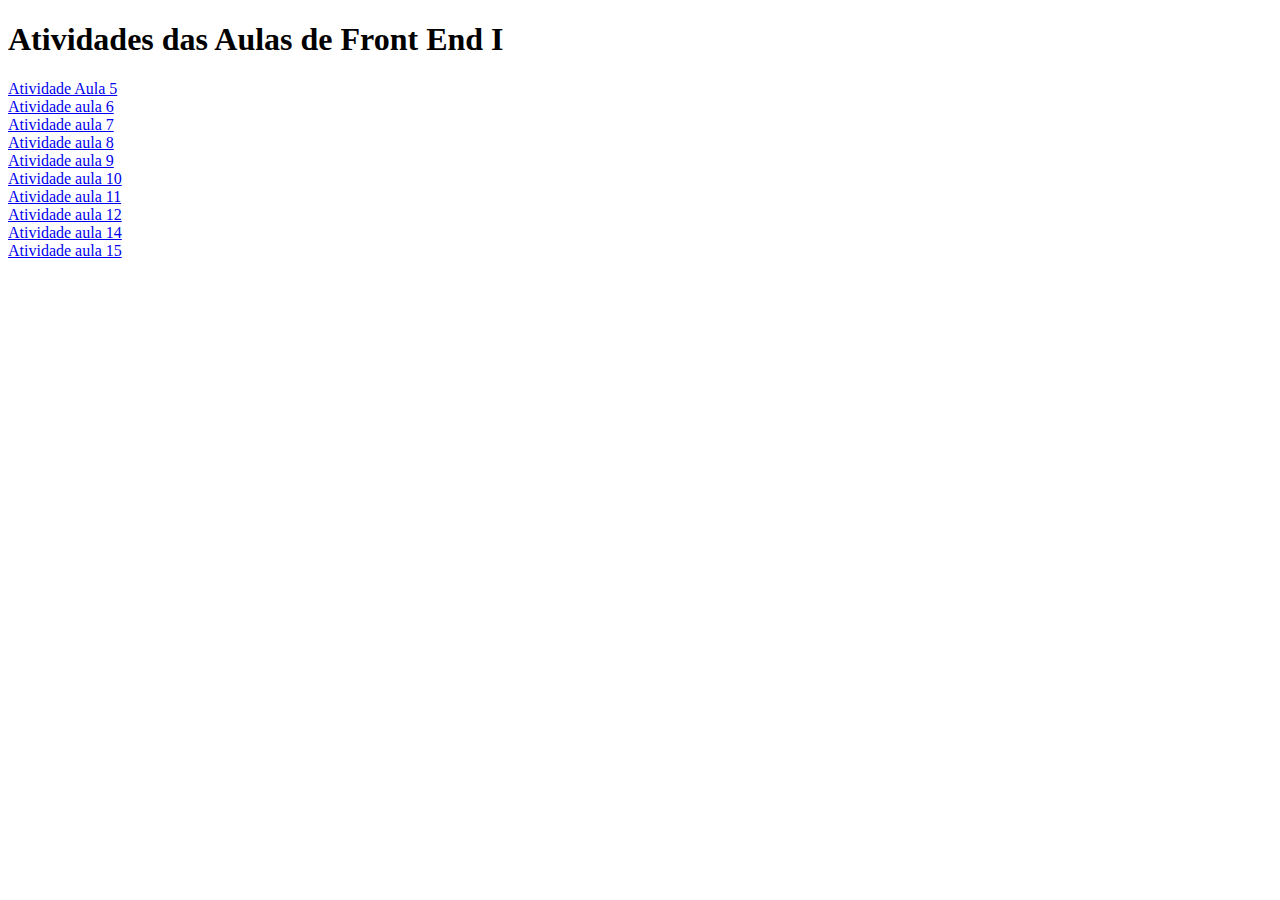
<file: index.html>
<!DOCTYPE html>
<html lang="en">
<head>
    <meta charset="UTF-8">
    <meta http-equiv="X-UA-Compatible" content="IE=edge">
    <meta name="viewport" content="width=device-width, initial-scale=1.0">
    <title>Links com as atividades</title>
</head>
<body>
    <h1>Atividades das Aulas de Front End I</h1> 
    <a href="aula05\aula05.html" target="_blank">Atividade Aula 5</a> <br>
    <a href="aula06\aula06.html" target="_blank">Atividade aula 6</a> <br>
    <a href="aula07\index.html" target="_blank">Atividade aula 7</a> <br>
    <a href="aula08\index.html" target="_blank">Atividade aula 8</a> <br>
    <a href="aula09\index.html" target="_blank">Atividade aula 9</a> <br>
    <a href="aula10\index.html" target="_blank">Atividade aula 10</a> <br>
    <a href="aula11/index.html" target="_blank">Atividade aula 11</a> <br>
    <a href="aula12/index.html" target="_blank">Atividade aula 12</a> <br>
    <a href="aula14/index.html" target="_blank">Atividade aula 14</a> <br>
    <a href="aula15/index.html" target="_blank">Atividade aula 15</a>
</body>
</html>
</file>
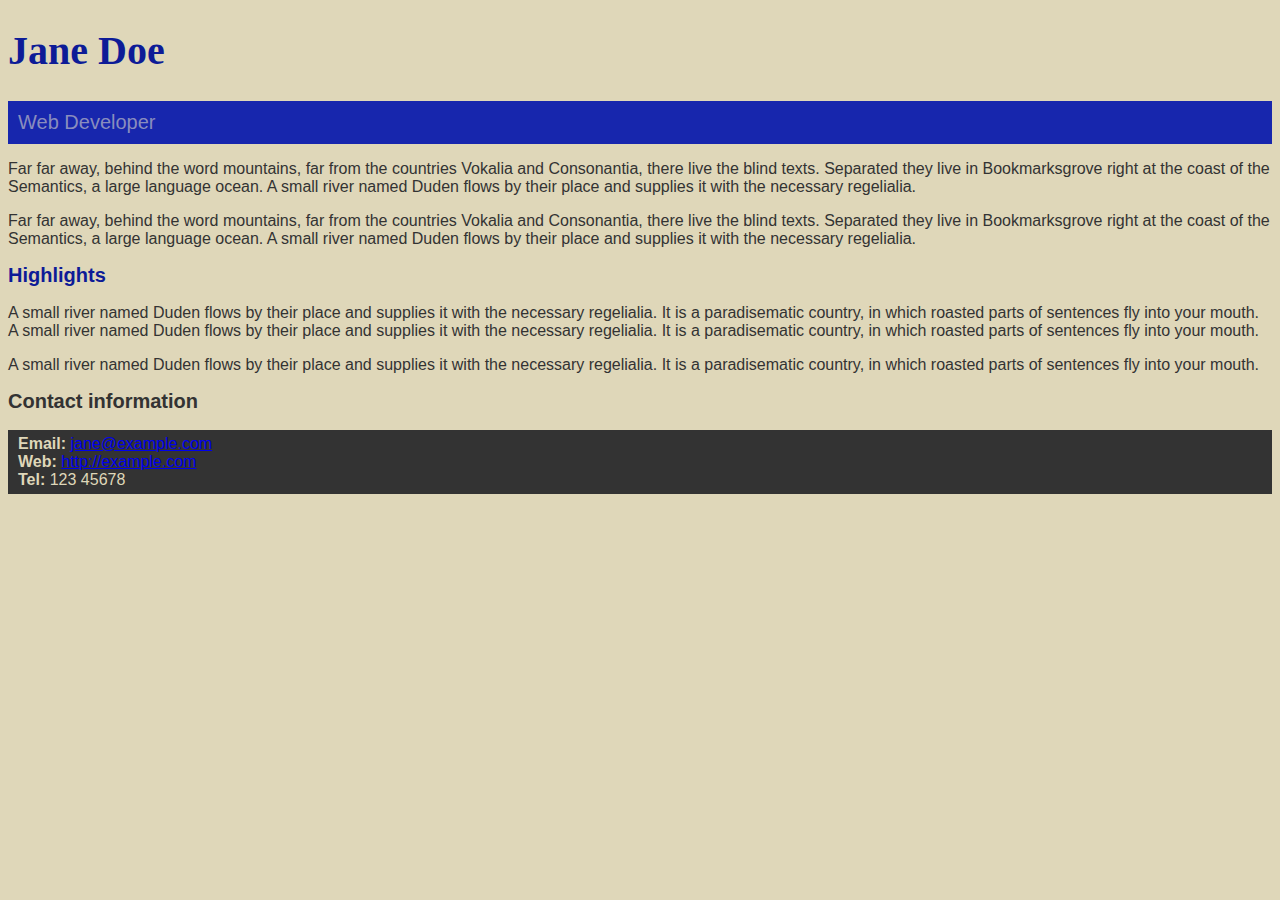
<file: aula07/index.html>
<!DOCTYPE html>
<html lang="en">

    <link href="css\style.css" rel="stylesheet">

  <head>
    <meta charset="utf-8">
    <title>Jane Doe</title>
  </head>

  <body>
    <header>
      <h1>Jane Doe</h1>
      <div class="job-title">Web Developer</div>
    </header>

    <main>
      <p>Far far away, behind the word mountains, far from the countries Vokalia and Consonantia, 
        there live the blind texts. Separated they live in Bookmarksgrove right at the coast of 
        the Semantics, a large language ocean. A small river named Duden flows by their place and 
        supplies it with the necessary regelialia.</p>
      <p>Far far away, behind the word mountains, far from the countries Vokalia and Consonantia, 
        there live the blind texts. Separated they live in Bookmarksgrove right at the coast of 
        the Semantics, a large language ocean. A small river named Duden flows by their place and 
        supplies it with the necessary regelialia.</p>

      <h2 id="high">Highlights</h2>

      <p>A small river named Duden flows by their place and supplies it with the necessary regelialia. 
        It is a paradisematic country, in which roasted parts of sentences fly into your mouth. 
        A small river named Duden flows by their place and supplies it with the necessary regelialia. 
        It is a paradisematic country, in which roasted parts of sentences fly into your mouth.</p>
      <p>A small river named Duden flows by their place and supplies it with the necessary regelialia. 
        It is a paradisematic country, in which roasted parts of sentences fly into your mouth.</p>

    </main>

    <footer>
      <h2>Contact information</h2>
      <ul>
        <li><strong>Email:</strong>
          <a href="mailto:jane@example.com">jane@example.com</a>
        </li>
        <li><strong>Web:</strong>
          <a href="http://example.com">http://example.com</a>
        </li>
        <li><strong>Tel:</strong> 123 45678</li>
      </ul>
    </footer>

  </body>

  

</html>
</file>
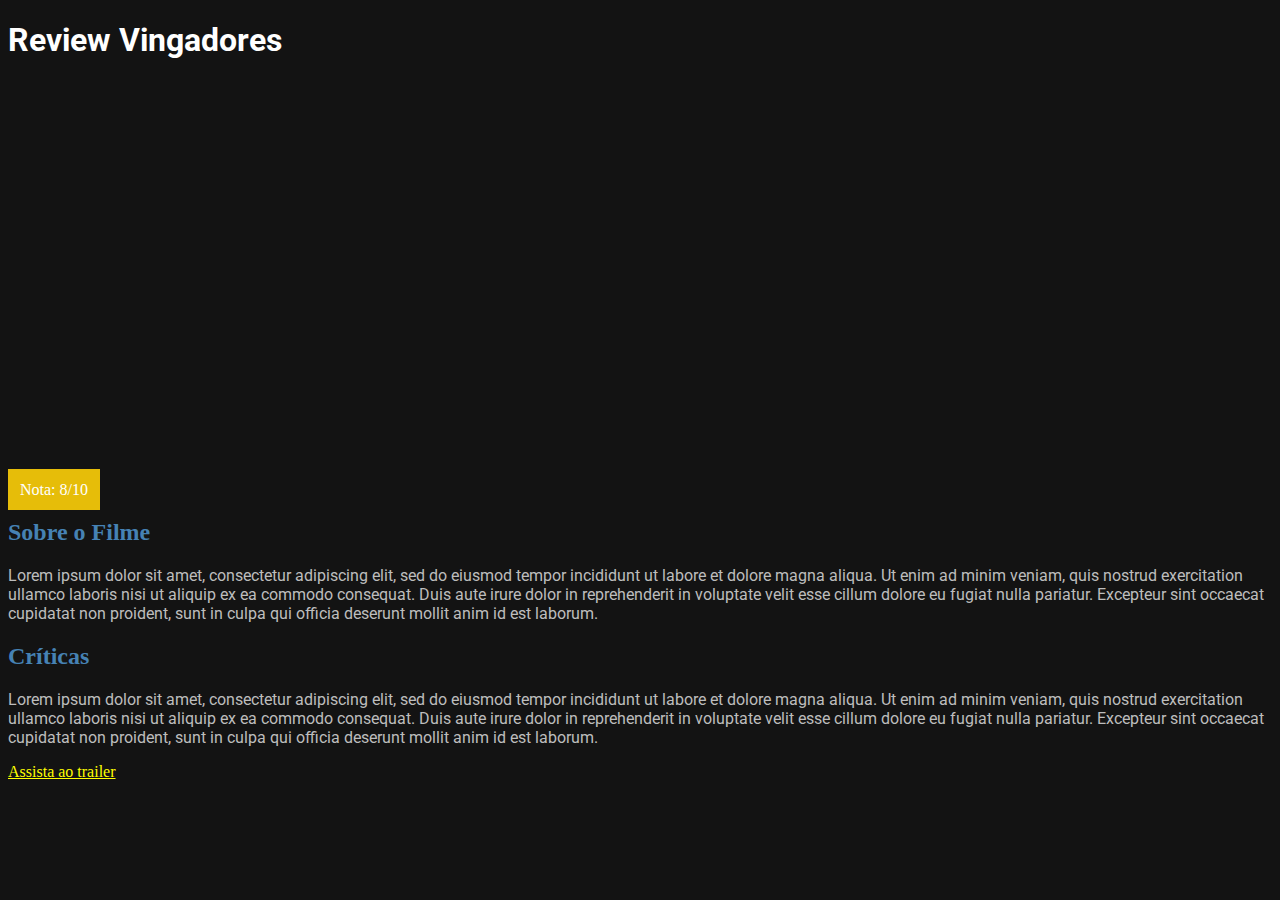
<file: aula08/index.html>
<!DOCTYPE html>
<html lang="en">
<head>
    <link rel="stylesheet" href="css\style.css">
    <meta charset="UTF-8">
    <meta http-equiv="X-UA-Compatible" content="IE=edge">
    <meta name="viewport" content="width=device-width, initial-scale=1.0">
    <title>Review</title>
</head>
<body>

    <h1>Review Vingadores</h1>

    <div class="media-picture"></div>

    <span class="review-score">Nota: 8/10</span>

    <h2>Sobre o Filme</h2>

    <p>
        Lorem ipsum dolor sit amet, consectetur adipiscing elit, sed do eiusmod tempor incididunt ut labore et dolore magna
        aliqua. Ut enim ad minim veniam, quis nostrud exercitation ullamco laboris nisi ut aliquip ex ea commodo consequat.
        Duis aute irure dolor in reprehenderit in voluptate velit esse cillum dolore eu fugiat nulla pariatur. Excepteur
        sint occaecat cupidatat non proident, sunt in culpa qui officia deserunt mollit anim id est laborum.
    </p>

    <h2>Críticas</h2>

    <p>
        Lorem ipsum dolor sit amet, consectetur adipiscing elit, sed do eiusmod tempor incididunt ut labore et dolore magna
        aliqua. Ut enim ad minim veniam, quis nostrud exercitation ullamco laboris nisi ut aliquip ex ea commodo consequat.
        Duis aute irure dolor in reprehenderit in voluptate velit esse cillum dolore eu fugiat nulla pariatur. Excepteur
        sint occaecat cupidatat non proident, sunt in culpa qui officia deserunt mollit anim id est laborum.
    </p>

    <a target="_blank" href="https://www.youtube.com/watch?v=PgrmbRID0eY&ab_channel=MarvelBrasil">Assista ao trailer</a>

</body>
</html>
</file>
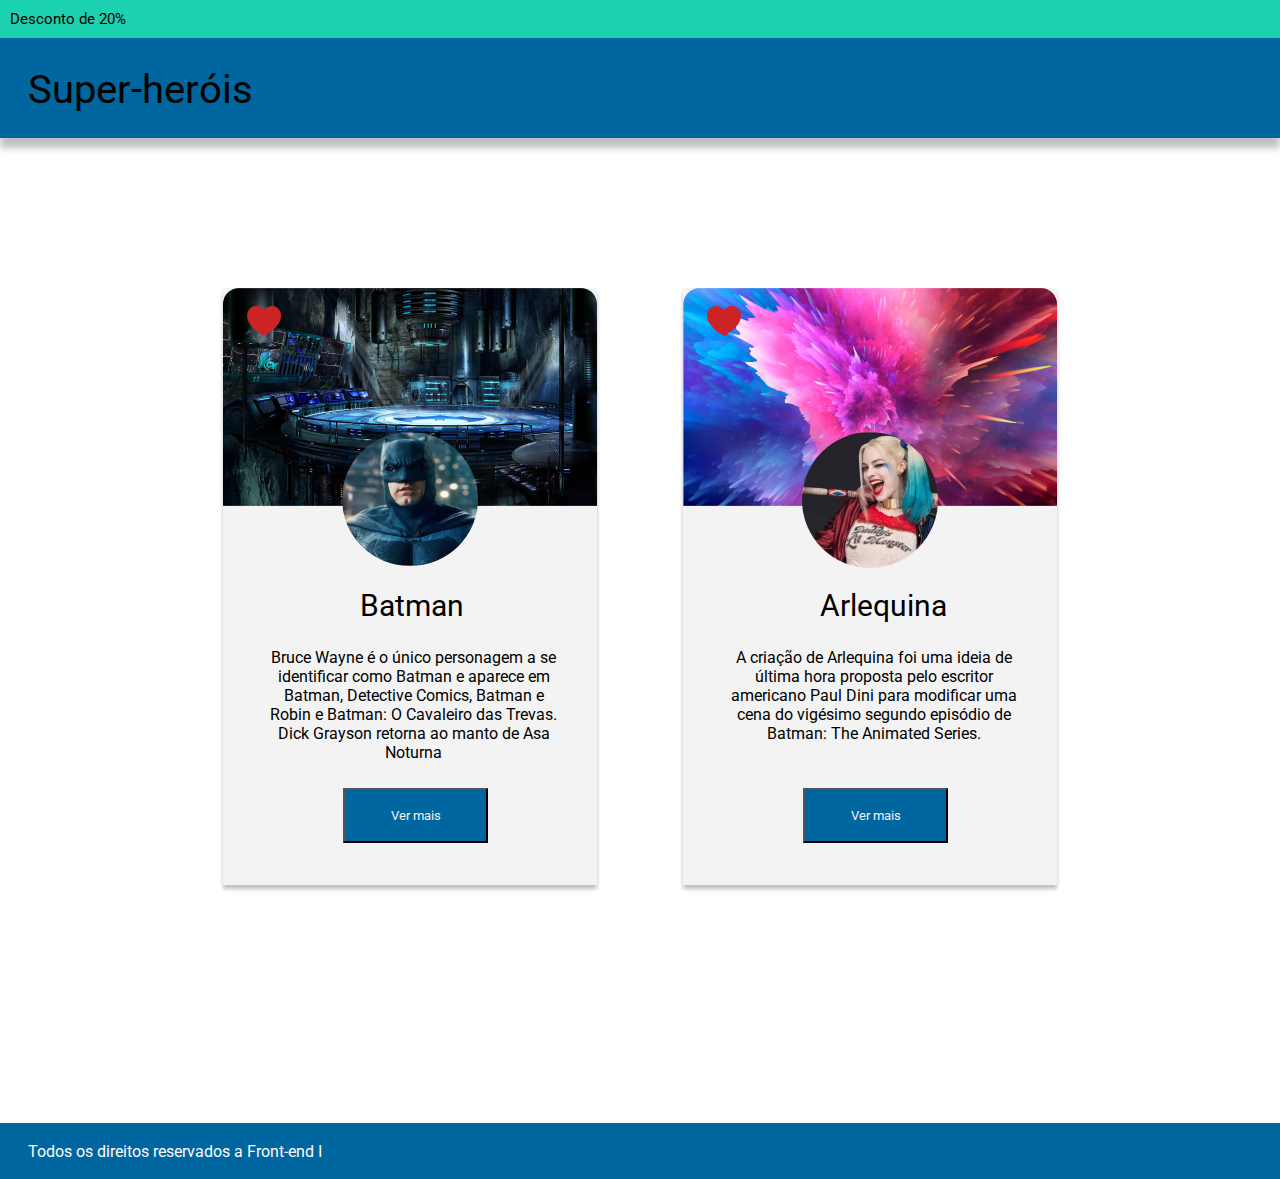
<file: aula10/index.html>
<!DOCTYPE html>
<html lang="en">
<head>
    <meta charset="UTF-8">
    <meta http-equiv="X-UA-Compatible" content="IE=edge">
    <meta name="viewport" content="width=device-width, initial-scale=1.0">
    <title>Super-heróis</title>
    <link rel="stylesheet" href="css\style.css">
</head>

<body>
    <header class="header-fixo">
        <div class="oferta">Desconto de 20%</div>
        <div>
            <h1>Super-heróis</h1>
        </div>
    </header>

    <section class="cards">
        <div class="card-heroi">
            <div class="hero-img">
                <img class="hero-imagem" src="img\batman.png" alt="imagem do batman">
                <img class="coração" src="img\Vector.png" alt="coração vermelho">
            </div>
            <div class="texto-batman">
                <h2>Batman</h2>
                <p>Bruce Wayne é o único personagem a se identificar como Batman e aparece em Batman, Detective Comics, Batman e Robin e Batman: O Cavaleiro das Trevas. Dick Grayson retorna ao manto de Asa Noturna</p>
                <button>Ver mais</button>
            </div>
            
        </div>
        <div class="card-heroi">
            <div class="hero-img2">
                <img class="hero-imagem" src="img\arlequina.png" alt="arlequina">
                <img class="coração" src="img\Vector.png" alt="">
            </div>
            <div class="texto-arlequina">
                <h2>Arlequina</h2>
                <p>A criação de Arlequina foi uma ideia de última hora proposta pelo escritor americano Paul Dini para modificar uma cena do vigésimo segundo episódio de Batman: The Animated Series.</p>
                <button>Ver mais</button>
            </div>
        </div>

        <footer>
            <p>Todos os direitos reservados a Front-end I</p>
        </footer>
        
    </section>

</body>
</html>
</file>
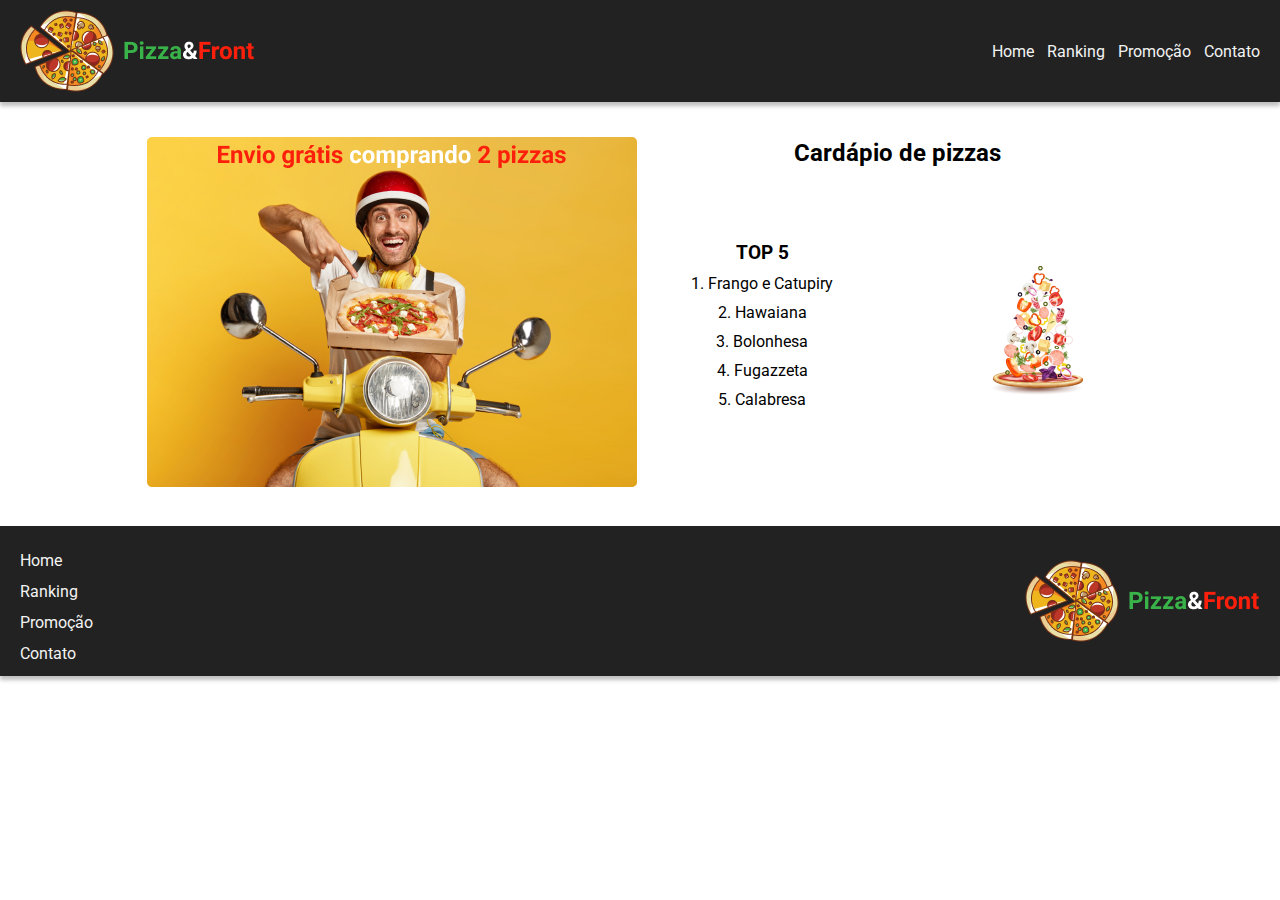
<file: aula11/index.html>
<!DOCTYPE html>
<html lang="en">
<head>
    <meta charset="UTF-8">
    <meta http-equiv="X-UA-Compatible" content="IE=edge">
    <meta name="viewport" content="width=device-width, initial-scale=1.0">
    <title>Pizzaria</title>
    <link rel="stylesheet" href="css\style.css">
</head>

<body>
    <header class="header">
        <div class="logo">
            <img src="img\logo-pizza.png" alt="imagem de uma pizza">
        </div>
        <nav>
            <ul>
                <li href="https://">Home</li>
                <li href="https://">Ranking</li>
                <li href="https://">Promoção</li>
                <li href="https://">Contato</li>
            </ul>
        </nav>
    </header>
</body>

<main>
    <section>
        <div>
            <img src="img\Delivery-img.png" alt="imagem delivery">
        </div>

        <div class="cardapio-box">
            <h2>Cardápio de pizzas</h2>
            <div class="lista-imagem">
                <div class="listatop5">
                    <ol type="1">
                        <h3>TOP 5</h3>
                        <li href="https://">Frango e Catupiry</li>
                        <li href="https://">Hawaiana</li>
                        <li href="https://">Bolonhesa</li>
                        <li href="https://">Fugazzeta</li>
                        <li href="https://">Calabresa</li>
                    </ol>
                </div>
                <img src="img\PizzaFalling.png" alt="">
            </div>
        </div>
    </section>

    <footer>
        <nav>
            <ul type="none">
                <li href="https://">Home</li>
                <li href="https://">Ranking</li>
                <li href="https://">Promoção</li>
                <li href="https://">Contato</li>
            </ul>
        </nav>
        <img src="img\logo-pizza.png" alt="imagem de pizza">
    </footer>
</main>
</html>
</file>
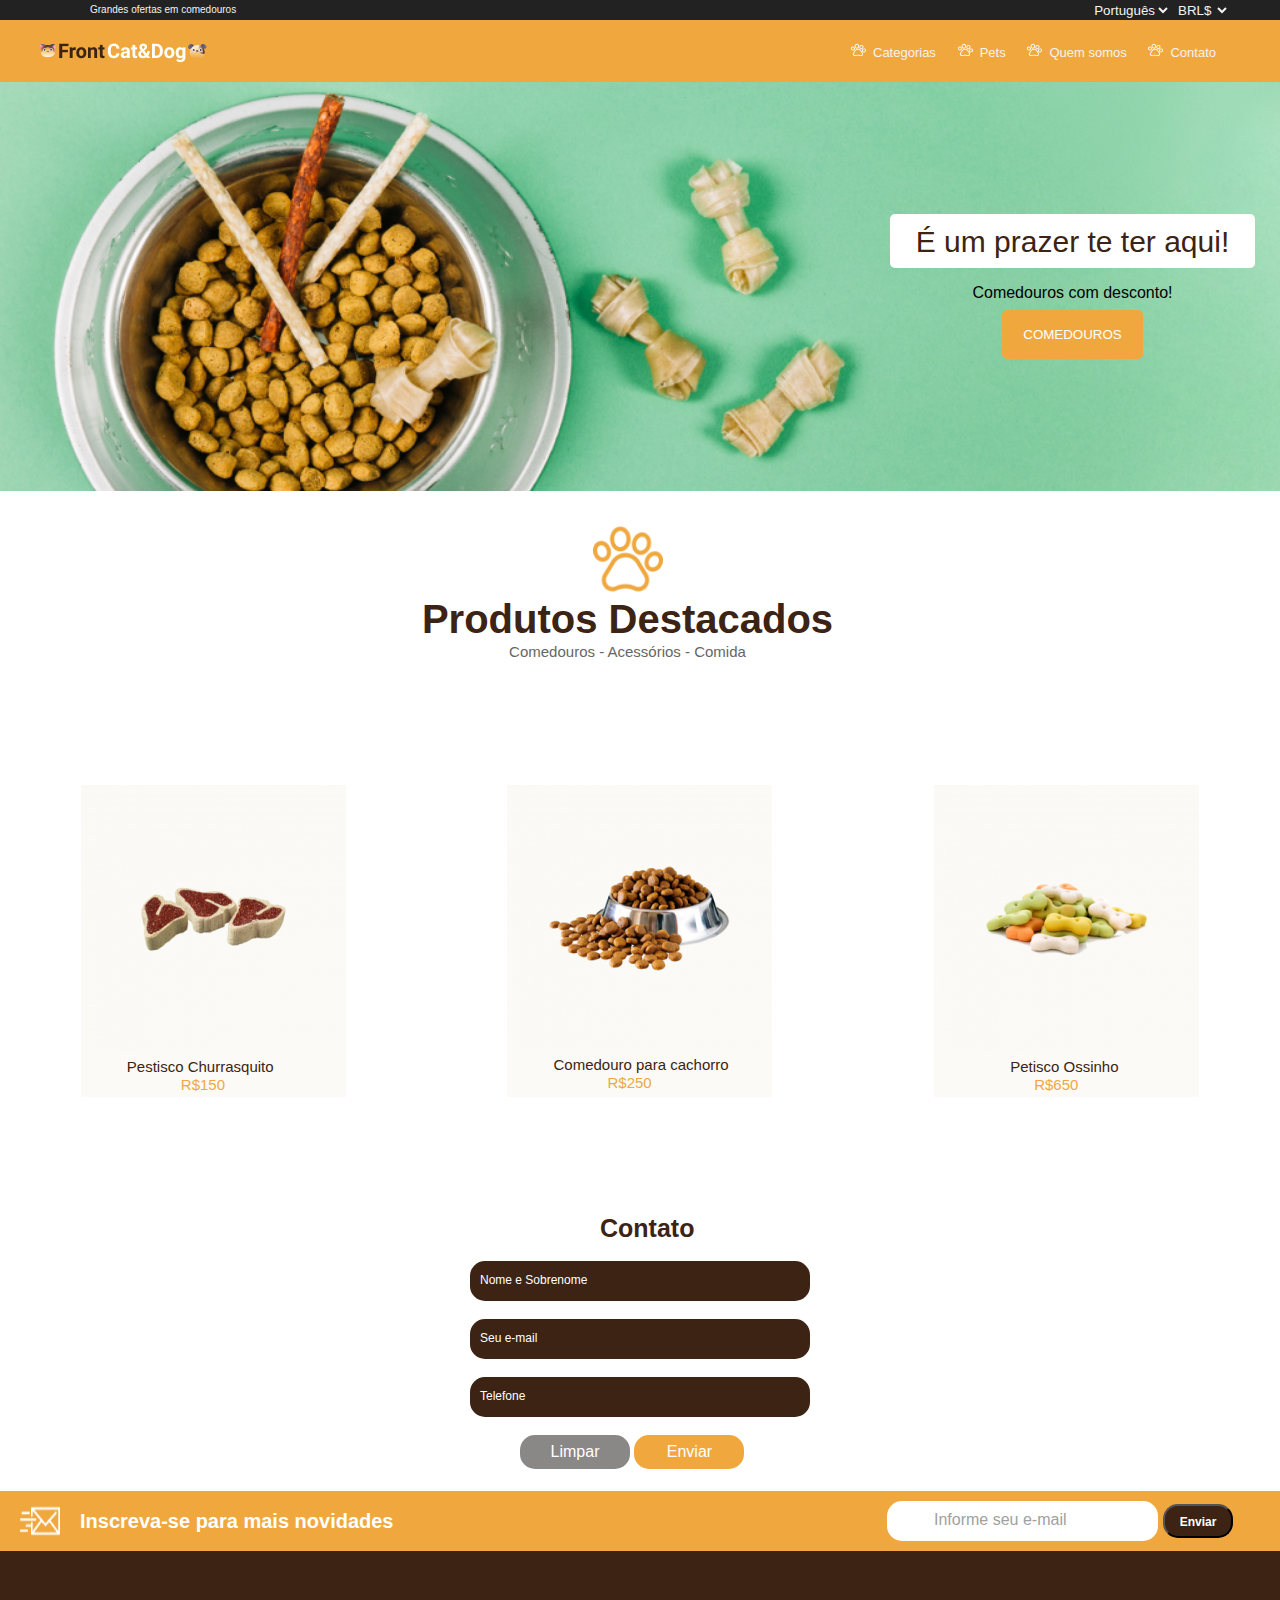
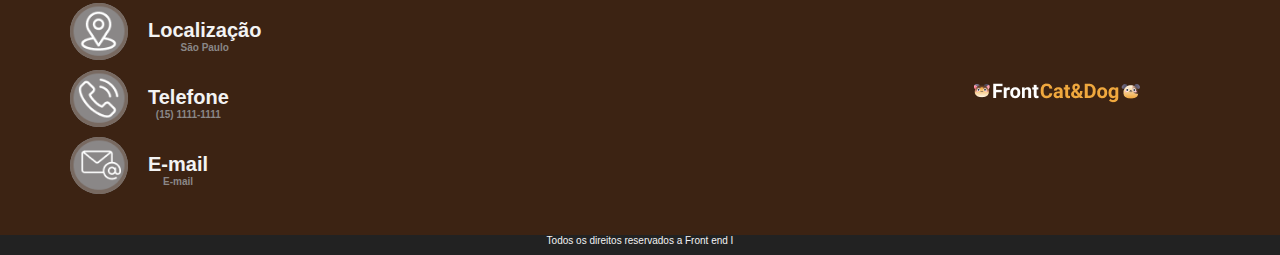
<file: aula12/index.html>
<!DOCTYPE html>
<html lang="en">
<head>
    <meta charset="UTF-8">
    <meta http-equiv="X-UA-Compatible" content="IE=edge">
    <meta name="viewport" content="width=device-width, initial-scale=1.0">
    <title>Pet Shop</title>
    <link rel="stylesheet" href="css\style.css">
</head>
<body>
    <header>
        <div class="caixa-promocao">
            <div>
                <p>Grandes ofertas em comedouros</p>  
            </div>

            <div>
                <select name="select">
                    <option value="valor1">Inglês</option>
                    <option value="valor2" selected>Português</option>
                    <option value="valor3">Espanhol</option>
                </select>
            
                <select name="select">
                    <option value="valor1">USD$</option>
                    <option value="valor2" selected>BRL$</option>
                    <option value="valor3">ARS$</option>
                </select>
            </div>
        </div>

        <div class="caixa-logo">
            <div class="logo">
                <img src="img\Logo.png" alt="front cat e dog">
            </div>

            <div class="caixa-lista">
                <nav>
                    <ul>
                        <li><a href="index.html">Categorias</a></li>
                        <li><a href="index.html">Pets</a></li>
                        <li><a href="index.html">Quem somos</a></li>
                        <li><a href="index.html">Contato</a></li>
                    </ul>
                </nav>
            </div>
        </div>
    </header>

    <main>
        <section>
            <div class="caixa-banner">
                <div>
                    <h3>É um prazer te ter aqui!</h3>
                    <p>Comedouros com desconto!</p>
                    <button>COMEDOUROS</button>
                </div>
            </div>

            <div class="box-menu">
                <div>
                    <img src="img\patinha2.png" alt="patinha">
                    <h2>Produtos Destacados</h2>
                    <p>Comedouros - Acessórios - Comida</p>
                </div>
            </div>

            <div class="box-cards">
                <div>
                    <img src="img\churrasquito.png" alt="petisco de churrasco">
                    <h3>Pestisco Churrasquito</h3>
                    <p>R$150</p>
                </div>

                <div>
                    <img src="img\comedouro.png" alt="Comedouro">
                    <h3>Comedouro para cachorro</h3>
                    <p>R$250</p>
                </div>

                <div>
                    <img src="img\petisco.png" alt="Pestisco de ossinho">
                    <h4>Petisco Ossinho</h4>
                    <p>R$650</p>
                </div>
            </div>
        </section>

        <section>
            <div  class="box-contato">
                <div>
                    <div class="contato">
                        <h3>Contato</h3> <br>
                        <p>Nome e Sobrenome</p> <br>
                        <p>Seu e-mail</p> <br>
                        <p>Telefone</p>
                    </div>

                    <div class="botao">
                        <br>
                        <button class="b1"><a href="index.html"></a>Limpar</button>
                        <button class="b2"><a href="index.html"></a>Enviar</button>
                    </div>
                </div>
            </div>

            <div class="box-inscreva">
                <div class="parte1">
                    <img src="img\carta-icone.png" alt="icone de carta">
                    <p>Inscreva-se para mais novidades</p>
                </div>

                <div class="parte2">
                    <p>Informe seu e-mail</p>
                    <button><a href="index.html">Enviar</a></button>
                </div>
            </div>
        </section>
    </main>

    <footer>
        <div class="box-rodape">
            <div class="itens-rodape">
                <div>
                    <img src="img\seta-icone.png" alt="icone de seta">
                    <div class="textos">
                        <h3>Localização</h3>
                        <p>São Paulo</p>
                    </div>
                </div>

                <div>
                    <img src="img\tel-icone.png" alt="icone de telefone">
                    <div class="textos">
                        <h3>Telefone</h3>
                        <p>(15) 1111-1111</p>
                    </div>
                </div>

                <div>
                    <img src="img\email-icone.png" alt="icone de carta">
                    <div class="textos">
                        <h3>E-mail</h3>
                        <p>E-mail</p>
                    </div>
                </div>
            </div>

            <div class="logo-rodape">
                <img src="img\Logo2.png" alt="front cat e dog">
            </div>
        </div>
        
        <div class="rodape-fim">
            <p>Todos os direitos reservados a Front end I</p>
        </div>
    </footer>
    
</body>
</html>
</file>
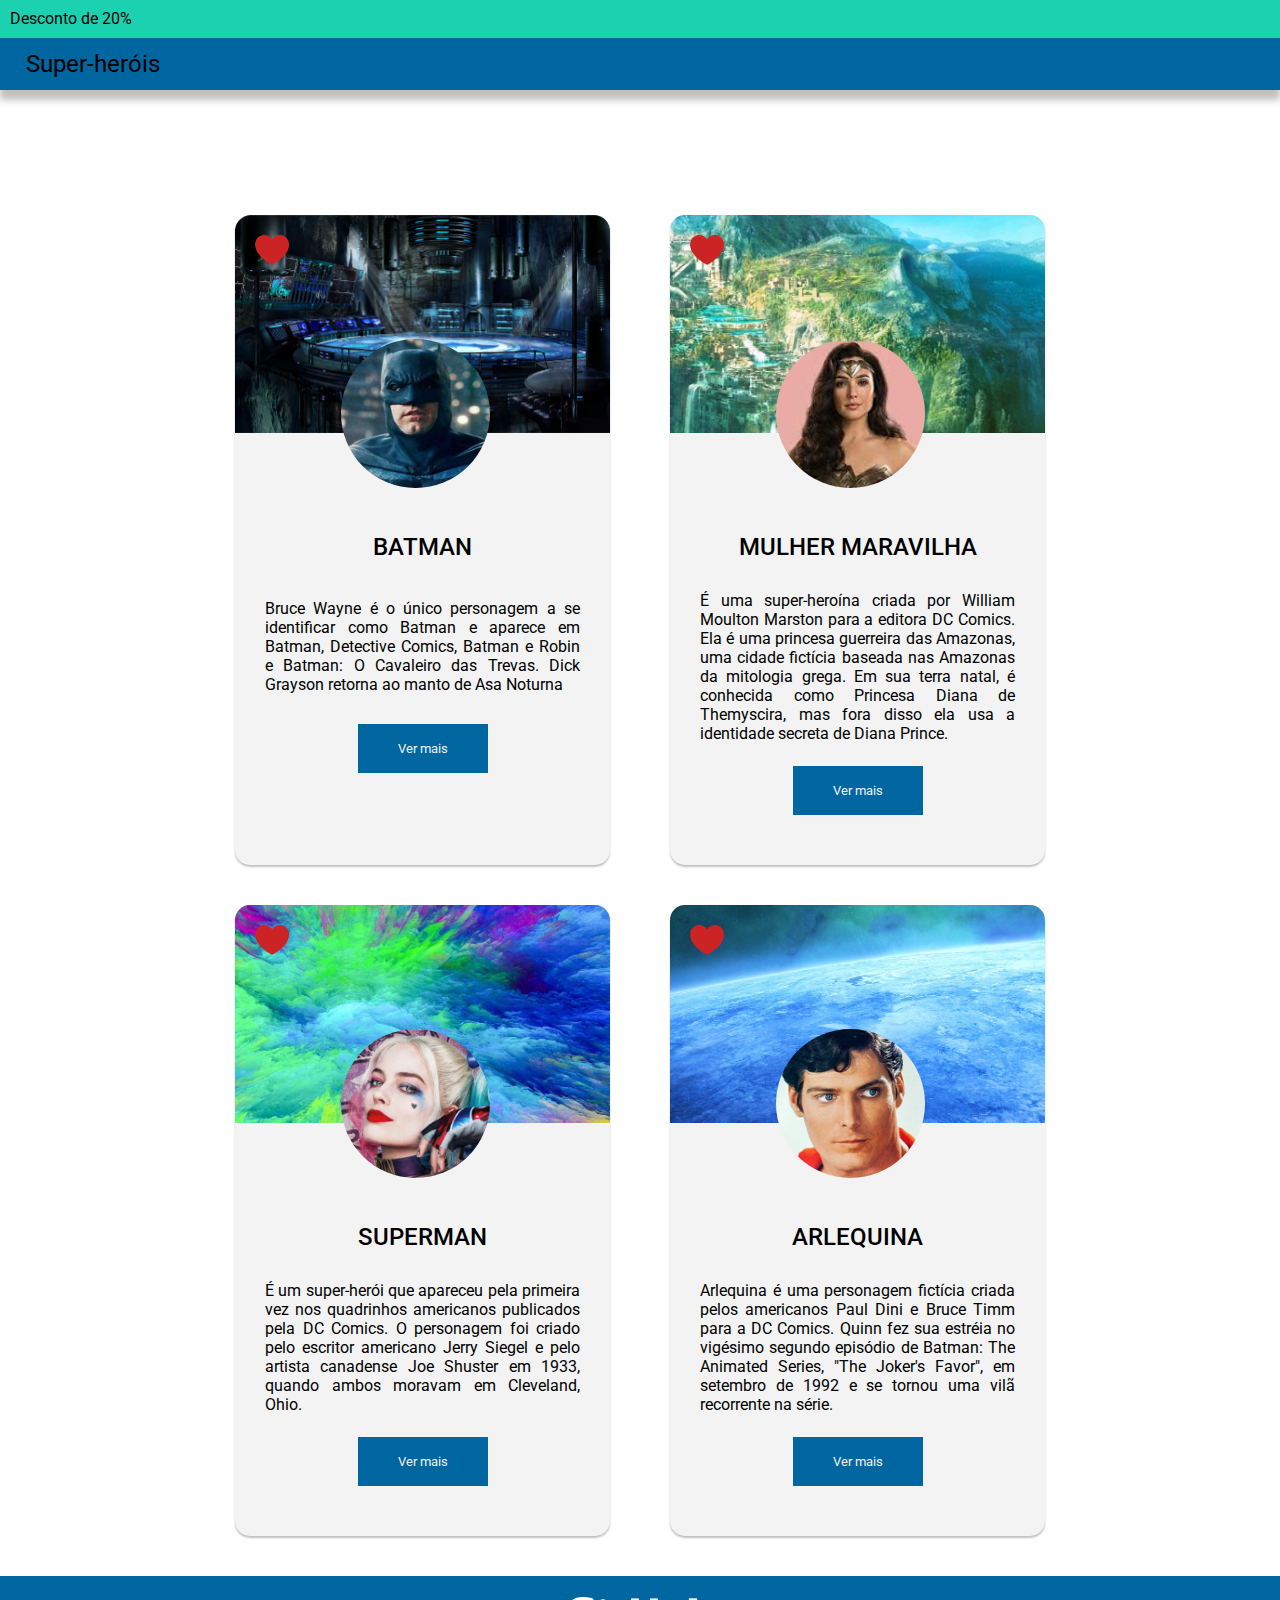
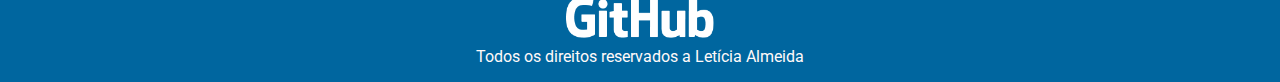
<file: aula14/index.html>
<!DOCTYPE html>
<html lang="pt-br">
<head>
    <meta charset="UTF-8">
    <meta http-equiv="X-UA-Compatible" content="IE=edge">
    <meta name="viewport" content="width=device-width, initial-scale=1.0">
    <title>Super-Heróis</title>
    <link rel="stylesheet" href="css/style.css">
</head>

<body>
    <header class="header">
        <div class="desconto"> Desconto de 20%</div>
        <h1>Super-heróis</h1>
    </header>
    
    <main class="main">
        <section class="cards">
            <div class="card Batman"> 
                <div class="img Batman">       
                    <img class="hero" src="img/batman-foto.png" alt="imagem do batman"/>
                    <img class="fig" src="img/coracao.png">
                </div>

                <div class="Texto">
                    <h2>BATMAN</h2>
                    <p>Bruce Wayne é o único personagem a se identificar como Batman e aparece em Batman, Detective Comics, Batman e Robin e Batman: O Cavaleiro das Trevas. Dick Grayson retorna ao manto de Asa Noturna</p>

                    <button>Ver mais</button>
                </div>
            </div>
            
            <div class="card Mulher">
                <div class="img Mulher">
                    <img class="hero" src="img/mulher-foto.png" alt="imagem da mulher-maravilha"/>
                    <img class="fig" src="img/coracao.png">
                </div>

                <div class="Texto">
                    <h2>MULHER MARAVILHA</h2>
                    <p>É uma super-heroína criada por William Moulton Marston para a editora DC Comics. Ela é uma princesa guerreira das Amazonas, uma cidade fictícia baseada nas Amazonas da mitologia grega. Em sua terra natal,  é conhecida como Princesa Diana de Themyscira, mas fora disso ela usa a identidade secreta de Diana Prince.</p>

                    <button>Ver mais</button>
                </div>
            </div>

            <div class="card Arlequina">
                <div class="img Arlequina">
                    <img class="hero" src="img/arle-foto.png" alt="imagem da arlequina"/>
                    <img class="fig" src="img/coracao.png">
                </div>

                <div class="Texto">
                    <h2>SUPERMAN</h2>
                    <p>É um super-herói que apareceu pela primeira vez nos quadrinhos americanos publicados pela DC Comics. O personagem foi criado pelo escritor americano Jerry Siegel e pelo artista canadense Joe Shuster em 1933, quando ambos moravam em Cleveland, Ohio.</p>

                    <button>Ver mais</button>
                </div>
                
            </div>
            <div class="card Super">
                <div class="img Super">
                    <img class="hero" src="img/super-foto.png" alt="imagem do super homem"/>
                    <img class="fig" src="img/coracao.png">
                </div>

                <div class="Texto">
                    <h2>ARLEQUINA</h2>
                    <p>Arlequina é uma personagem fictícia criada pelos americanos Paul Dini e Bruce Timm para a DC Comics. Quinn fez sua estréia no vigésimo segundo episódio de Batman: The Animated Series, "The Joker's Favor", em setembro de 1992 e se tornou uma vilã recorrente na série.</p>

                    <button>Ver mais</button>
                </div>
            </div>
        </section>
    </main>

    <footer> 
        <div class="logo">
            <img src="img/logo-git.png" alt="git">
        </div>

        <p>Todos os direitos reservados a Letícia Almeida</p>
    </footer>

</body>
</html>
</file>
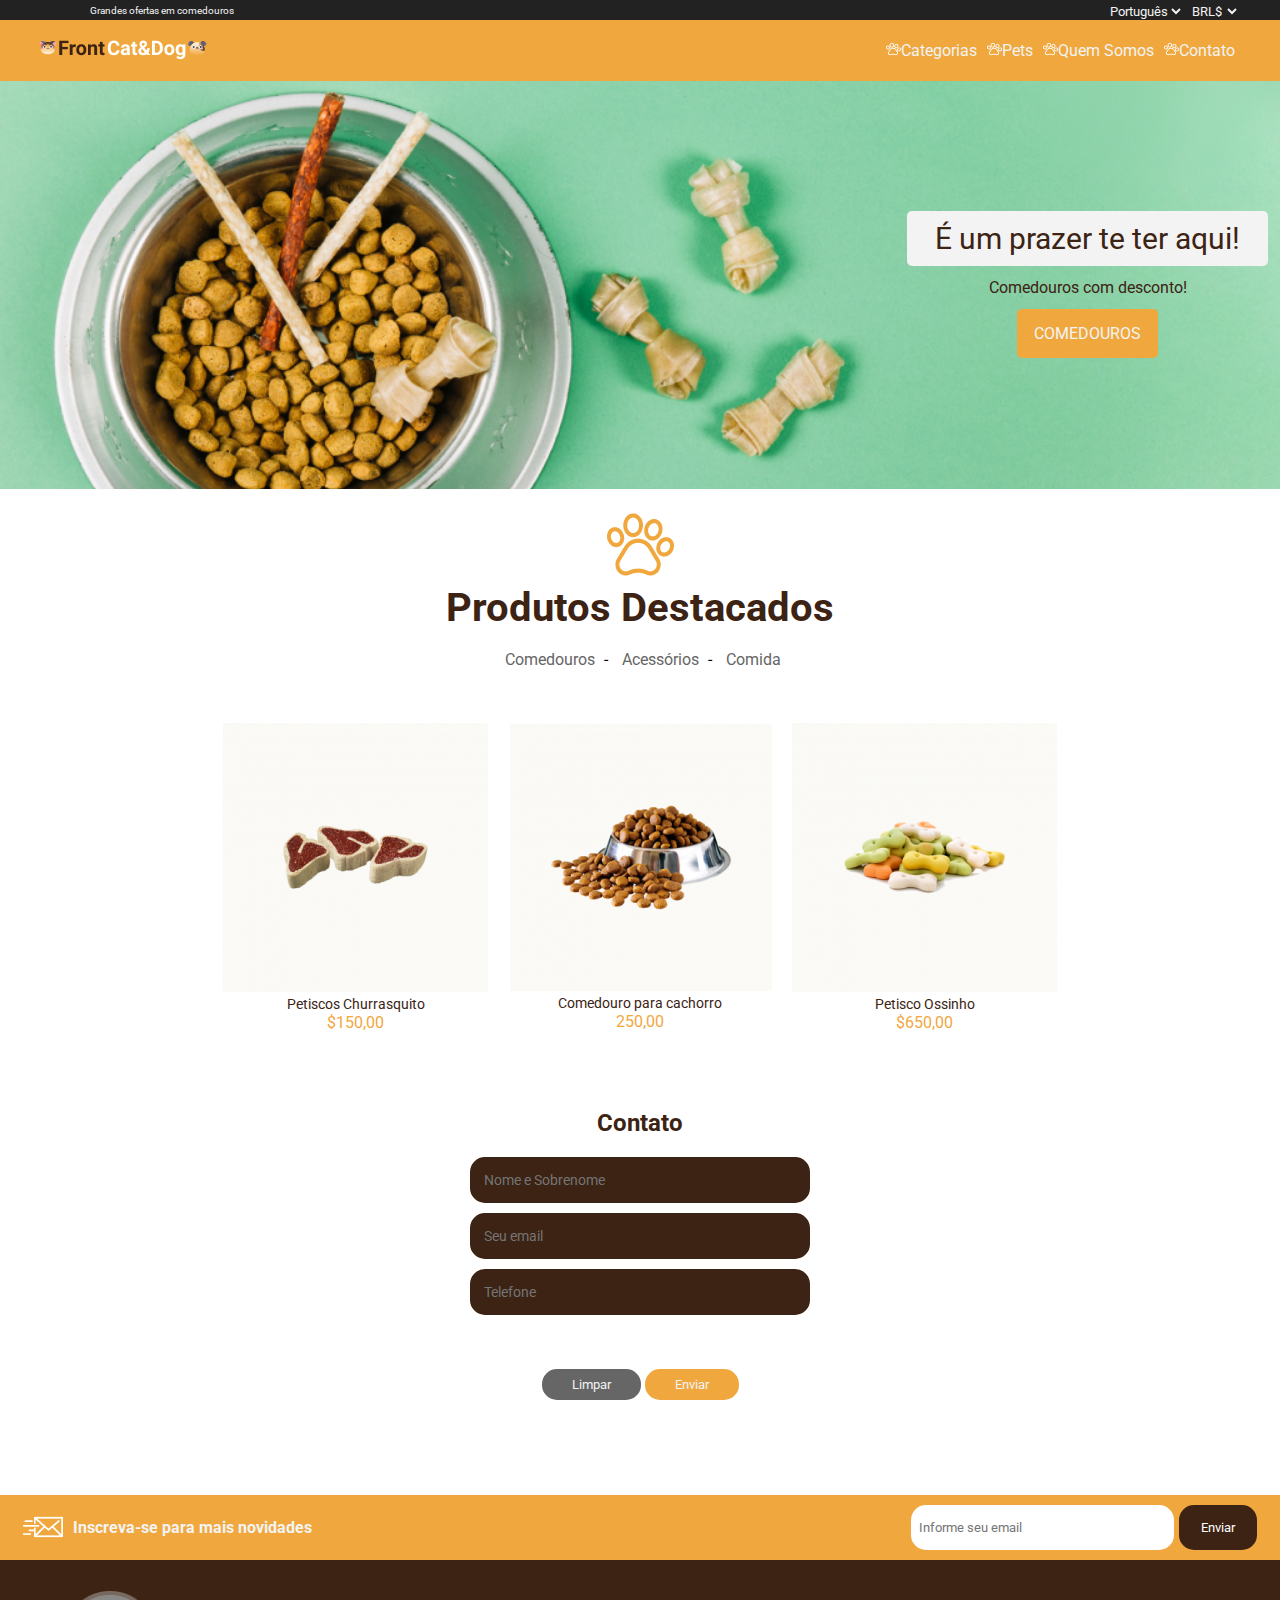
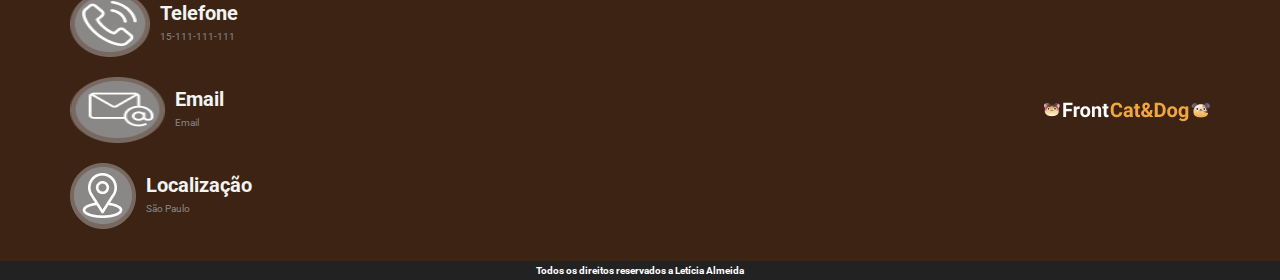
<file: aula15/index.html>
<!DOCTYPE html>
<html lang="pt-br">
<head>
    <meta charset="UTF-8">
    <meta http-equiv="X-UA-Compatible" content="IE=edge">
    <meta name="viewport" content="width=device-width, initial-scale=1.0">
    <title>Pet Shop</title>
    <link rel="stylesheet" href="css/style.css">
</head>
<body>

    <top>   
        <div class="gran-ofertas">
            <p>Grandes ofertas em comedouros</p>
        </div>

        <div class="icones">
            <div>
                <select name="select">
                    <option value="valor1">Inglês</option>
                    <option value="valor2" selected>Português</option>
                    <option value="valor3">Espanhol</option>
                </select>
            
                <select name="select">
                    <option value="valor1">USD$</option>
                    <option value="valor2" selected>BRL$</option>
                    <option value="valor3">ARS$</option>
                </select>
            </div>
        </div>   
    </top>

    <header>
        <div class="box">
            <div class="header-logo">
                <a href="#"><img src="img/Logo.png" alt="logo escrito front cat e dog com um gato e cachorro desenhado"></a>       
            </div>

            <div class="header-menu"></div> 
                <div class="menu-header">
                    <button class="patinha">
                        <img src="img/patinha2.png" alt=" desenho de pata de cachorro">
                    </button> 

                    <ul class="lista">               
                        <li><a href="#Categorias"><img src="img/patinha.png">Categorias</a></li>
                        <li><a href="#Pets"><img src="img/patinha.png">Pets</a></li>
                        <li><a href="#Quem Somos"><img src="img/patinha.png">Quem Somos</a></li>
                        <li><a href="#Contato"><img src="img/patinha.png">Contato</a></li>
                    </ul>
                </div>
            </div>
        </div>
    </header>

        <main>
            <section class="home-caixa">
                <div class="bg-text">
                    <p class="title">É um prazer te ter aqui!</p>
                    <div>
                     <p class="comedouro">Comedouros com desconto!</p>
                     <a class="btn-home" href="#">COMEDOUROS</a>
                 </div>
             </div>
            </section>

            <section class="produtos-container">
                <header class="produtos-top">
                    <img src="img/patinha2.png" alt="desenho de pata grande de cachorro">       
                    <h2>Produtos Destacados</h2>
                    
                    <span class="links">
                        <a href="#">Comedouros</a> -
                        <a href="#">Acessórios</a> -
                        <a href="#">Comida</a>  
                    </span>
                </header>
    
                <div class="cards">
                    <div class="chu">
                        <img src="img/churrasquito.png" alt="petisco em formato de bife">
                        <p>Petiscos Churrasquito</p>
                        <span class="preço">$150,00</span>
                    </div>

                    <div class="come">
                        <img src="img/comedouro.png" alt="pote de ração transbordando">                        
                        <p>Comedouro para cachorro</p>
                        <span class="comedouro1">250,00</span>
                    </div>

                    <div class="petis">
                        <img src="img/petisco.png" alt="alguns petiscos em formato de osso">
                        <p>Petisco Ossinho</p>
                        <span class="osso">$650,00</span>
                    </div>
                 </div>    
            </section>

            <section class="contatos">
                <form class="contatos" action="contato">
                    <h2>Contato</h2>
                    <input placeholder="Nome e Sobrenome" type="text">
                    <input placeholder="Seu email" type="email">
                    <input placeholder="Telefone" type="tel">
                    <div class="form-button">
                        <button type="reset">Limpar</button>
                        <button type="submit">Enviar</button>
                      </div>
                </form>
                </section>

                <div class="subs">
                    <div>
                        <img src="img/carta-icone.png" alt="correio">
                        <p>Inscreva-se para mais novidades</p>
                    </div>
                    <form class="box-sub" action="sub">
                        <input placeholder="Informe seu email" type="email">
                        <button type="submit">Enviar</button>
                    </form>
                </div>  
        </main>

        <footer class="footer-box">
            <div class="coluna">
                <div class="Phone">
                    <img src="img/tel-icone.png" alt="icone em formato de telefone">
                    <div class="da">
                    <p class="title-contact">Telefone</p>
                    <span>15-111-111-111</span>
                    </div>
                </div>

                <div class="Correio">                
                    <img src="img/email-icone.png" alt="icone em formato de carta">
                    <div class="de">
                    <p class="title-contact1">Email</p>
                    <span>Email</span>
                    </div>

                </div>

                <div class="localização">                
                    <img src="img/seta-icone.png" alt="icone em formato de seta redonda">
                    <div class="di">
                    <p class="title-contact2">Localização</p>
                    <span>São Paulo</span>
                    </div>
                </div>
            </div>

            <div class="logo-footer">
                <img src="img/Logo2.png" alt="logo escrito front cat e dog com um gato e cachorro desenhado">
            </div>
        
        </footer>  

        <div class="direitos">
            <p>Todos os direitos reservados a Letícia Almeida</p>
        </div>           
    
    
</body>
</html>
</file>
<file: aula14/css/style.css>
@import url('https://fonts.googleapis.com/css2?family=Roboto:wght@500&display=swap');
*{
    margin: 0px;
    padding: 0px;
    box-sizing: border-box;
    font-family: 'Roboto', sans-serif;
    font-style: normal;  
}

img{
    max-width: 9.3rem;
}


body{
    position: relative;     
    background-color:#FFFFFF;
}

.header .desconto{
  
    padding: 10px;
    font-size: 1rem;
    line-height: 18px;
    background: #1CD1B0;
     
}

.header{
    position: sticky;
    top: 0px;
    z-index: 2;
    width: 100%;
    box-shadow: 0px 10px 7px rgb(0 0 0 / 25%);
}

 h1{
    font-weight: 400;
    font-size: 1.5rem;
    padding: 12px 26px;;
    background: #00669F;
}

.main{
    display: flex;
    justify-content: center;
    margin-top: 85px;
}

.cards{   
    display: flex;
    flex-wrap: wrap;
    justify-content: space-between;
    padding: 20px;
    max-width: 850px;
}

.img{
    position: relative;
    width: 100%;
    height: 218px;
    background-image: url(../img/fundo-bat.png);
    background-size:cover;
    background-repeat: no-repeat;
    z-index: 1;
}
.img.Arlequina{
    background-image: url(../img/fundo-arle.png);
    border-radius: 15px 15px 0 0;
}

.img.Mulher{
    background-image: url(../img/fundo-mulher.png);
    background-size: cover;
    border-radius: 15px 15px 0 0;
}

.img.Super{
    background-image: url(../img/fundo-super.png);
    background-size: cover;
    border-radius: 15px 15px 0 0;
}

.hero{
  border-radius: 50%;
  position: absolute;
  bottom: -25%;
  right: 32%;
}

.card{
    display: flex;
    flex-direction: column;
    background: #F3F3F3;
    max-width: 375px;
    margin: 20px 0;
    border-radius: 15px;
    box-shadow: 0px 2px 2px #c1c1c1;
}

.Texto{
    text-align: center;
    height: 60%;
    display: flex;
    flex-direction: column;
    align-items: center;
    justify-content: space-between;
    font-size: 1rem;
    text-align: justify;
    padding: 30px;
}

.Texto h2{
    margin: 70px 0 30px 0;
    font-weight: 500;
}

.fig{
    position: absolute;
    left: 20px;
    top: 20px;
}

.Texto button{
    margin: 23px 0 20px 0;
    background: #00669F;
    color: #F3F3F3;
    border: none;
    padding: 17px 40px;
    cursor: pointer;
}

footer{
    color: #FFF9F9;
    background: #00669F;
    padding: 16px 28px;
    text-align: center;
}
.logo{
    
    padding: 5px; 
    
}

@media (max-width: 480px){
    .cards{
        padding: 10px 0px;
        justify-content: center;

        width: 95%;
        flex-wrap: wrap;
    }

    h1{
        font-size: 1.1rem;
    }

    .cards .card:first-child{
        margin: 0;
    }

    .card{
        width: 90%;
    }
    
    .img{
        width: 100%;
    }
}
</file>
<file: aula15/css/style.css>
@import url('https://fonts.googleapis.com/css2?family=Roboto:wght@500&display=swap');
*{
    margin: 0px;
    padding: 0px;
    box-sizing: border-box;
    font-family: 'Roboto', sans-serif;
    font-style: normal;
    text-decoration: none;
    list-style: none; 
}

.header-menu{
    display: none;
}

img*{
    max-width: 100%;
}

top{
    display: flex;
    justify-content: space-between;
    align-items: center;
    width: 100%;
    height: 20px;
    background: #222222;  
}

top div select {
    background-color: #222222;
    color: #F3F3F3;
    border: none;
}

.icones{
    display: flex;
    align-items: center;
    margin-right: 2.5rem;
}

.gran-ofertas{
    display: flex;
    width: 10rem;
    height: 0.75rem;
    font-weight: 400;
    font-size: 10px;
    color: #F3F3F3;
   align-items: center;
   margin-left: 5.6rem;
}
   
.box{
    width: 100%;
    height: 3.8rem;
    display: flex;
    background: #F0A83E;
    align-items: center;
    justify-content: space-between;
    flex-wrap: wrap;
    padding: 15px 40px;
}

.header-logo{
    display: flex;
    position: sticky;
    align-items: center;
}

.header-logo a h1{
    color:#3C2313;
    font-size: 1.25rem;
}

.header-logo a h1 span{
    color: white;   
}

.lista{
    display: flex;
    align-items: center;
    
}

.menu-header li a{
    display: inline-block;
    padding: 5px;
    color: #f3f3f3; 
}

.patinha{
    display: none;
}

.home-caixa{
    width: 100%;
    height: 25.5rem;
    background-image: url(../img/imagem-fundo-banner.png);
    background-size: cover;
    display: flex;
    justify-content: end;
    align-items: center;
    margin-bottom: 1.25rem;
}

.bg-text{
    max-width: 23rem;
    height: 9.25rem;
    align-items: center;
    margin-right: 0.75rem;
    text-align: center;
    color: #3C2313;
}

.bg-text p.title {
    text-align: center;
    background: #f3f3f3;
    font-size: 1.87rem;
    border-radius: 5px;
    padding: 10px 28px;
    margin-bottom: 0.75rem;
    font-weight: 400;
}

.btn-home{
    background-color: #F0A83E;
    color: #f3f3f3;
    display: inline-block;
    padding: 15px 17px;
    border-radius: 5px;
    margin-top: 0.75rem;
}

.comedouro{
    color: #3C2313;
    font-size: 1rem;
    font-weight: 400;
}

#Categorias{
    text-align: center;
    margin-bottom: 4.8rem;
}


.produtos-container{
    text-align: center;
    margin-bottom: 4.8rem; 
}

.produtos-top h2{
    color: #3C2313;
    margin-bottom: 0.9rem;
    font-size: 2.5rem; 
}

.links a{
    color: #666666;
    display: inline-block;
    padding: 5px;    
    margin-left: 5px;
}

.cards{
    display: flex;
    flex: 1;
    flex-wrap: wrap;
    align-items: center;
    justify-content: space-between;
    max-width: 52.125rem;
    margin: 49px auto 0px auto;
}

.chu p{
    color: #3C2313;
    font-size: 0.9rem;
}
.preço{
    color: #F0A83E;
}
.come p{
    color: #3C2313;
    font-size: 0.9rem;
}
.comedouro1{
    color: #F0A83E;
}
.petis p{
    color: #3C2313;
    font-size: 0.9rem;
}
.osso{
    color: #F0A83E;
}
.contatos{
    width: 340px;
    margin: 0 auto;
    display: flex;
    text-align: center;
    align-items: center;
    flex-direction: column;
}
form.contatos h2{
    color: #3C2313;
    display: flex;
    margin-bottom: 15px;
}

form.contatos input{
    width: 100%;
    background: #3C2313;
    border: none;
    font-size: 14px;
    border-radius: 15px;
    padding: 15px 14px;
    margin: 5px 0;
    color: #ffffff;
}
.form-button{
    margin-top: 49px;
}
.form-button button:first-child{
    color: #f3f3f3;
    border: none;
    border-radius: 15px;
    padding: 8px 30px;
    background: #666666;
}
.form-button button:last-child{
    padding: 8px 30px;
    color: #f3f3f3;
    border-radius: 15px;
    border: none;
    background: #F0A83E;
}

.subs{
    background: #F0A83E;
    width: 100%;
    padding: 10px 23px;
    display: flex;
    flex-wrap: wrap;
    margin: 95px auto 0 auto;
    align-items: center;
    justify-content: space-between;
}

.subs div{
    display: flex;
    align-items: center;
}

.subs div p{
    margin-left: 10px;
    color: #f3f3f3;
    font-weight: bold;
}

.subs form{
    width: 346px;
    display: flex;
    justify-content: end;
    justify-content: space-around;
}

.subs form input{
    width: 271px;
    padding: 15px 8px;
    border-radius: 15px;
    border: none;
}

.subs form button{
    margin-left: 5px;
    padding: 12px 22px;
    border-radius: 15px;
    background:#3C2313;
    border: none;
    color: #ffffff;
    cursor: pointer;
}

footer{
    width: 100%;
    background: #3C2313;
    display: flex;
    height: 301px;
    flex-wrap: wrap;
    justify-content: space-between;
    align-items: center;    
    
}

.coluna{
    margin-left: 70px;
}


.Phone{
    display: flex;
    flex-direction: column;
    height: 66px;
    flex-wrap: wrap;
    max-width: 199px;
    margin: 20px 0px;
}

.title-contact{
    color: #f3f3f3;
    font-weight: bold;
    font-size: 20px;
}

.Phone span{
    color:     #8A8787;
    font-size:10px;
}

.da{
    padding: 10px;
}

.Correio{
    display: flex;
    flex-direction: column;
    height: 66px;
    flex-wrap: wrap;
    max-width: 199px;
    margin: 20px 0px;
}

.Correio span{
    color:     #8A8787;
    font-size:10px;
}

.title-contact1{
    color: #f3f3f3;
    font-weight: bold;
    font-size: 20px;
}

.de{
    padding: 10px;
}

.localização{
    display: flex;
    flex-direction: column;
    height: 66px;
    flex-wrap: wrap;
    max-width: 199px;
    margin: 20px 0px;
}

.localização span{
    color:     #8A8787;
    font-size:10px;
}

.title-contact2{
    color: #f3f3f3;
    font-weight: bold;
    font-size: 20px;
}

.di{
    padding: 10px;
}

.logo-footer{
    display: flex;
    align-items: center;
    justify-content: center;
    color: #f3f3f3;
    font-weight: bold;
    font-size: 20px;
    margin-right: 70px;
}

.logo-footer span span{
    color: #f0a83e;
}

.direitos{
    width: 100%;
    background: #222222;
    text-align: center;
    color: #FFF;
    font-weight: bold;
    font-size: .625rem;
    padding: 4px 0px;
}

@media (max-width: 414px){
    top{
        display: none;
    }

    .menu-header{
        display: none;
    }

    .cards{
        padding: 0px 0px;
        justify-content: center;

        width: 95%;
        flex-wrap: wrap;
    }

    .btn-home{
        margin-left: 11.5rem;      
    }

    .comedouro{
        display: none;
        
    }
    .subs div{
        display: flex;
        padding: 0px 5px 10px 0px;
        width: 100%;
        font-size: 1.25rem;        
        justify-content:space-around
    }

    .subs form input{
        width: 15.5rem;
        height: 2.18rem;
        font-size: 0.6rem;

    }

    .subs form button{
        display: flex;
        width: 7.25rem;
        height: 2.18rem;
        justify-content: center;
        align-items: center;
    }

    .footer-box{
        display: flex;
        justify-content:center;
        align-items: center;
        flex-direction: column-reverse;
        flex-wrap: nowrap;
        align-content: space-around;
    }

    .coluna{
        margin-left: 0;
    }

    .logo-footer{
        margin-right: 0;
        font-size: 16px;
    }

    .subs form{
        width: 100%;
        display: flex;
        justify-content: space-between;
    }

    .header-menu{
        display: block;       
        background-image: url(../img/icone-menu.png);
        width: 20px;
        height: 18px;
    }
    
}
</file>
